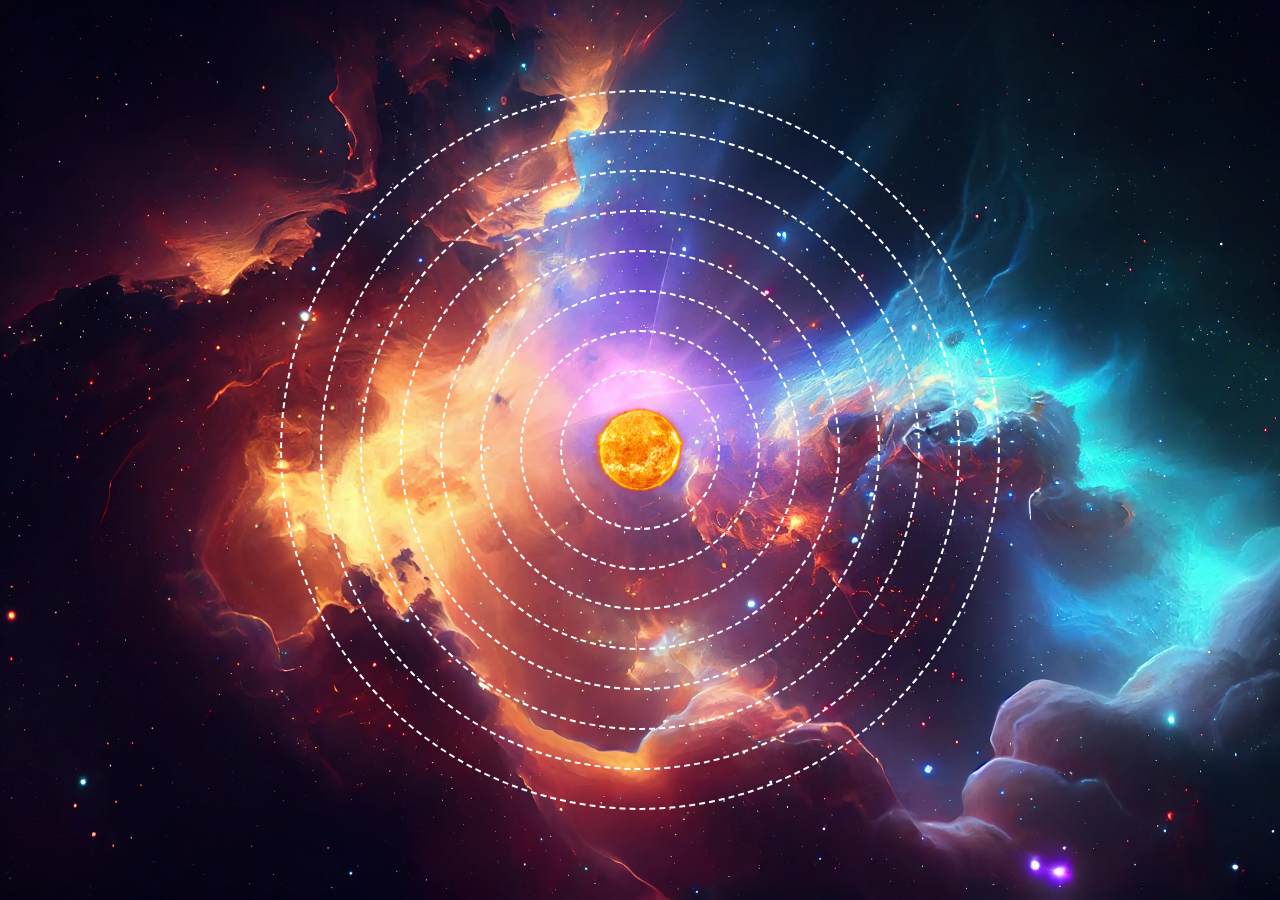
<file: index.html>
<!DOCTYPE html>
<html lang="en">
<head>
    <meta charset="UTF-8">
    <meta name="viewport" content="width=device-width, initial-scale=1.0">
    <title>Solar </title>
    <link rel="stylesheet" href="./style.css">
</head>
<body>
    <div class="galaxy">
    <div class="sun"></div>
    <div style="--item: 1" class="item"><div class="planet"></div></div>
    <div style="--item: 2" class="item "><div class="planet"></div></div>
    <div style="--item: 3" class="item "><div class="planet"></div></div>
    <div style="--item: 4" class="item "><div class="planet"></div></div>
    <div style="--item: 5" class="item "><div class="planet"></div></div>
    <div style="--item: 6" class="item "><div class="planet"></div></div>
    <div style="--item: 7" class="item "><div class="planet"></div></div>
    <div style="--item: 8" class="item "><div class="planet"></div></div>
  </div>
</body>
</html>
</file>
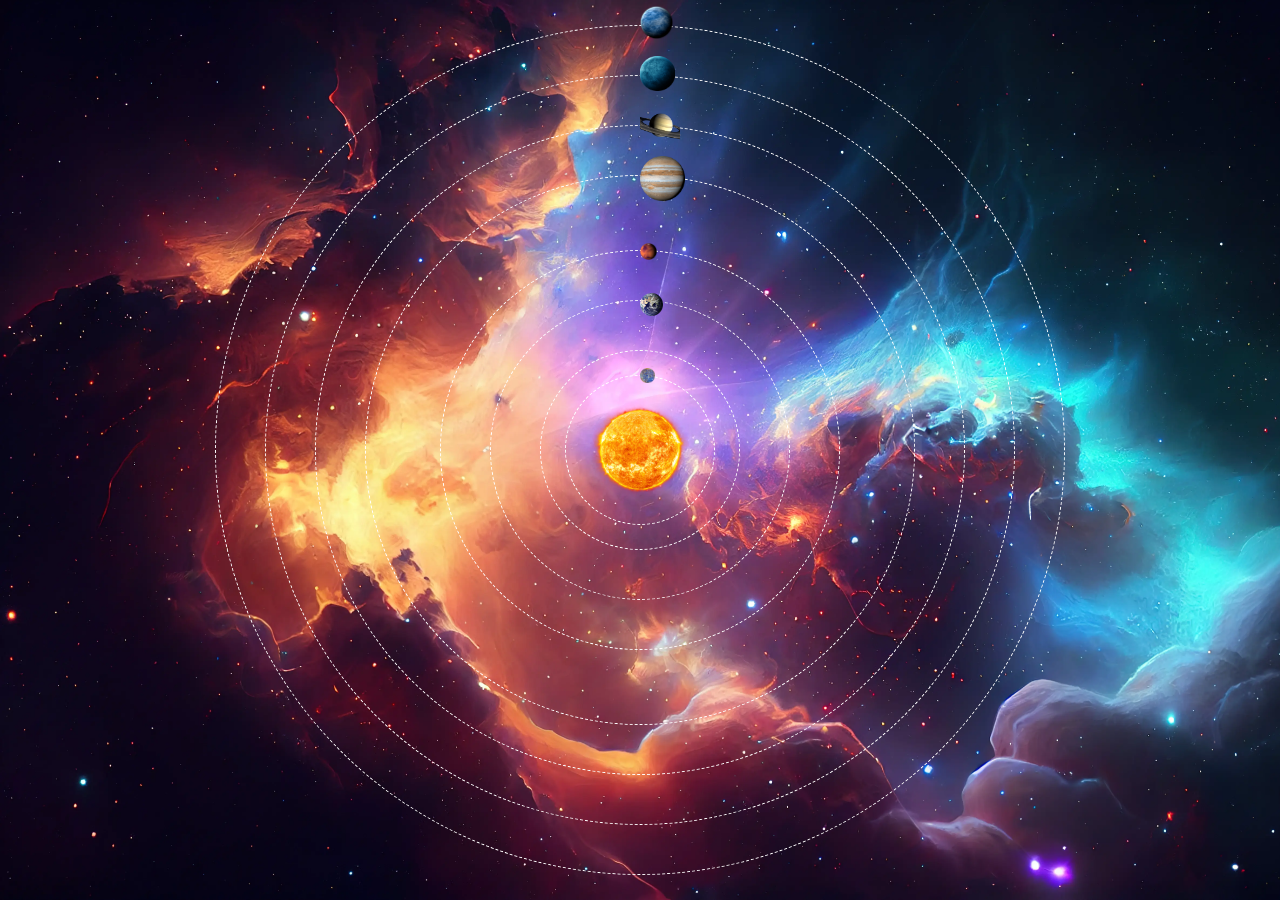
<file: intro.html>
<!doctype html>
<html lang="en">
  <head>
    <meta charset="UTF-8" />
    <meta name="viewport" content="width=device-width, initial-scale=1.0" />
    <title>sola</title>
    <link rel="stylesheet" href="./still.css" />
  </head>
  <body>
    <div class="system">
      <div class="sun"></div>
      <div class="orbit mercury">
        <div
          class="planet"
          style="--size: 15px; --bg-image: url(&quot;./mercury.png&quot;)"
        ></div>
      </div>
      <div class="orbit venus"><div class="planet" style="--size: 20px; --bg-image: url('venus.png')`"></div></div>
      <div class="orbit earth"><div class="planet" style="--size: 23px; --bg-image: url('earth.png')"></div></div>
      <div class="orbit mars"><div class="planet" style="--size: 17px; --bg-image: url('mars.png')"></div></div>
      <div class="orbit jupiter"><div class="planet-1" style="--size: 45px; --bg-image: url('jupiter.png')"></div></div>
      <div class="orbit saturn"><div class="planet-1" style="--size: 40px; --bg-image: url('saturn.png')"></div></div>
      <div class="orbit uranus"><div class="planet-1" style="--size: 35px; --bg-image: url('uranus.png')"></div></div>
      <div class="orbit neptune"><div class="planet-1" style="--size: 33px; --bg-image: url('neptune.png')"></div></div>
    </div>
  </body>
</html>
</file>
<file: style.css>
*{
    margin: 0;
    padding: 0;
    box-sizing: border-box;
}
body{
    display: flex;
    height: 100vh;
    align-items: center;
    justify-content: center;
    background-size: cover;
    background-repeat: no-repeat;
    background-image: url(./galaxy.webp);
}
.galaxy{
    display: flex;
    width: 800px;
    height: 800px;
    align-items: center;
    justify-content: center;
    position: relative;
    
}
.sun{
    position: absolute;
    width: 100px;
    height: 100px;
    background-image: url(./sun.png);
    background-size: cover;
}
.item{
    position: absolute;
    border: 2px dashed white;
    border-radius: 50%;
    inset: calc(40px * var(--item));
    animation: spin var(--time) infinite ;
}
.planet{
    position: absolute;

}
@keyframes spin{
    to{ transform:rotete(360deg);}
}
</file>
<file: still.css>
* {
  margin: 0;
  padding: 0;
  box-sizing: border-box;
}
body {
  display: flex;
  height: 100vh;
  align-items: center;
  justify-content: center;
  background-size: cover;
  background-repeat: no-repeat;
  background-image: url(./galaxy.webp);
}
.system {
  position: relative;
  display: flex;
  align-items: center;
  justify-content: center;
}
.sun {
  position: absolute;
  width: 100px;
  height: 100px;
  border-radius: 50%;
  background-image: url(./sun.png);
  background-size: cover;
}
.orbit {
  position: absolute;
  width: var(--orbit);
  height: var(--orbit);
  border: 1px dashed white;
  border-radius: 50%;
  animation: spin var(--time) linear infinite;
}
.planet {
  width: var(--size);
  height: var(--size);
  position: absolute;
  top: -8px;
  left: 50%;
  background: var(--bg-image) center/cover no-repeat;
  animation: spin var(--rotation) infinite;
}
.planet-1{
    width: var(--size);
    height: var(--size);
    position: absolute;
    top: -20px;
    left: 50%;
    background: var(--bg-image) center/cover no-repeat;
    animation: spin var(--rotation) infinite ease-in-out;
}
@keyframes spin {
    to{
        transform: rotate(360deg);
    }
}
.mercury {
  --orbit: 150px;
  --time: 8.8s;
  --size: 15px;
  --rotation: 5.86s;
}
.venus {
  --orbit: 200px;
  --time: 22.5s;
  --size: 20px;
  --rotation: 24.3s;
}
.earth {
  --orbit: 300px;
  --time: 36.5s;
  --size: 23px;
  --rotation: 1s;
}
.mars {
  --orbit: 400px;
  --time: 68.7s;
  --size: 17px;
  --rotation: 1.025s;
}
.jupiter {
  --orbit: 550px;
  --time: 118.6s;
  --size: 45px;
  --rotation: 0.41s;
}
.saturn {
  --orbit: 650px;
  --time: 294.6s;
  --size: 40px;
  --rotation: 0.445s;
}
.uranus {
  --orbit: 750px;
  --time: 840s;
  --size: 35px;
  --rotation: 0.717s;
}
.neptune {
  --orbit: 850px;
  --time: 1648s;
  --size: 33px;
  --rotation: 0.671s;
}
</file>
